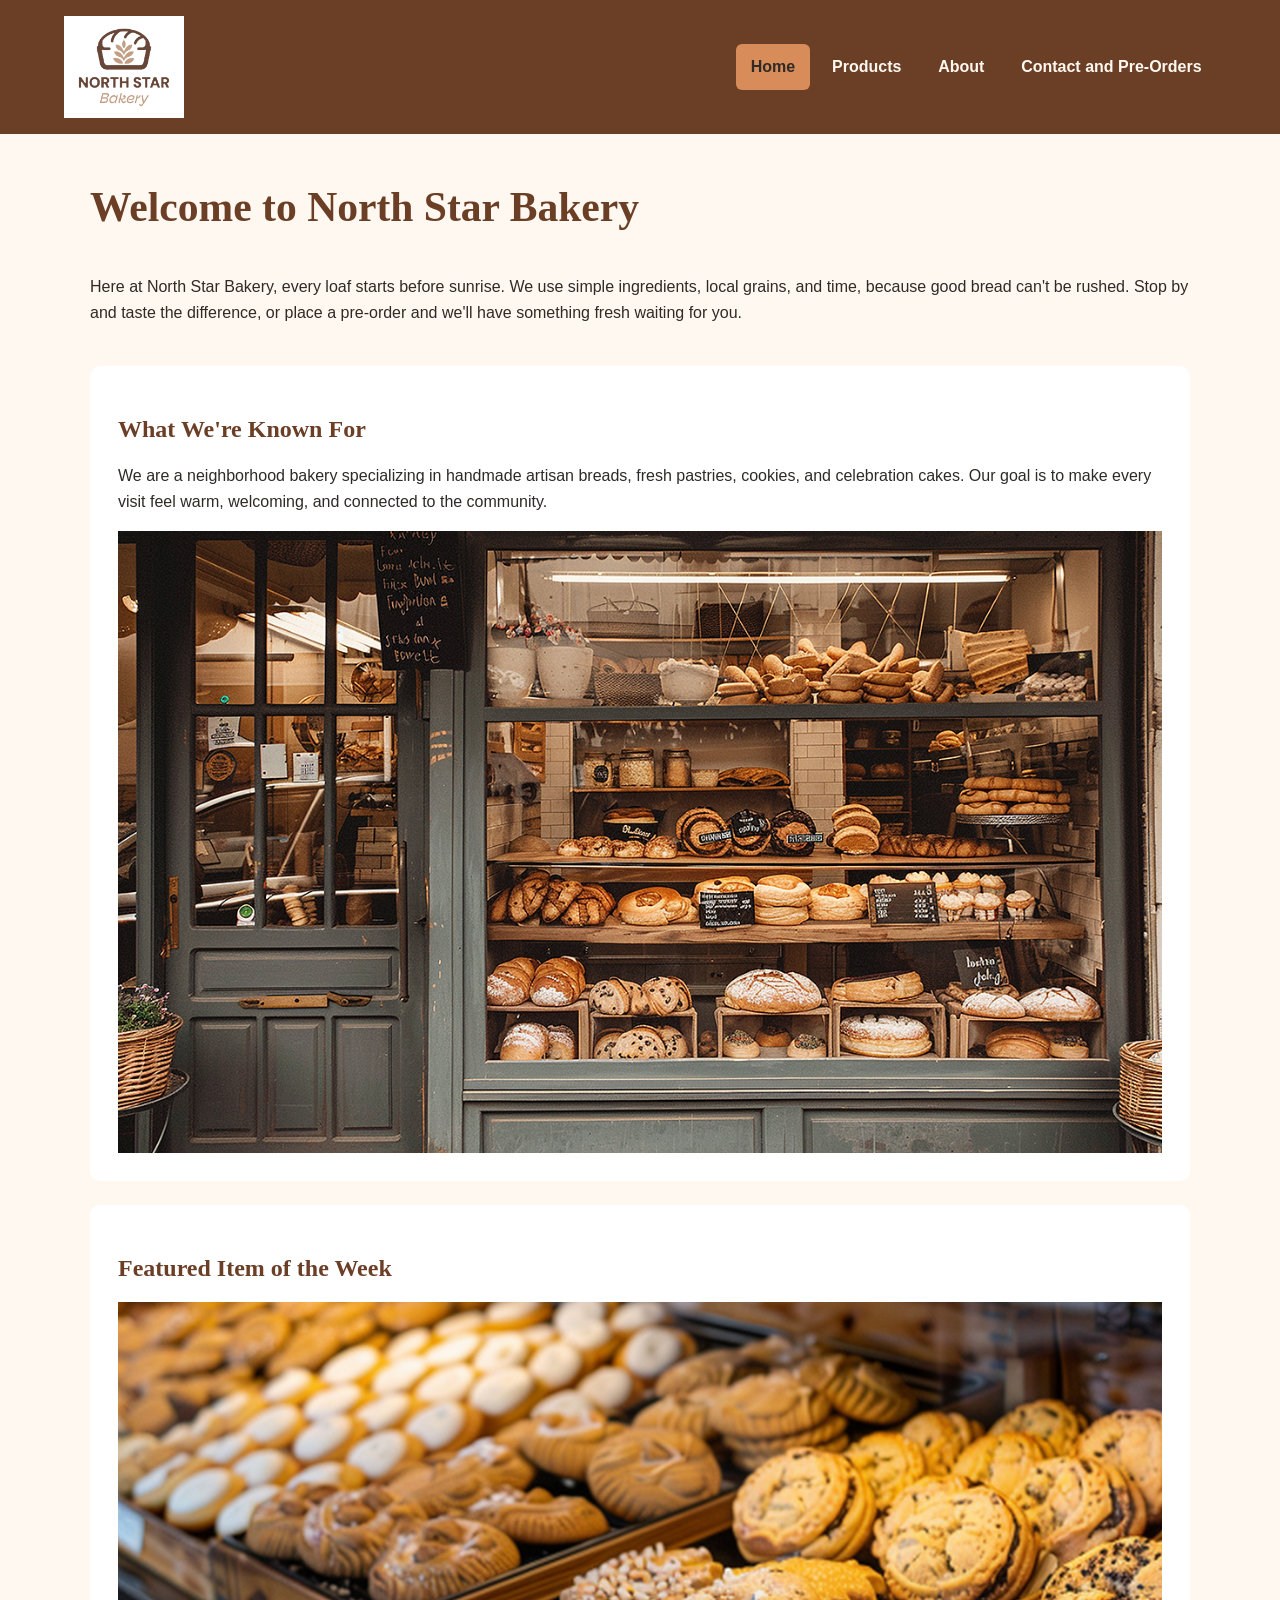
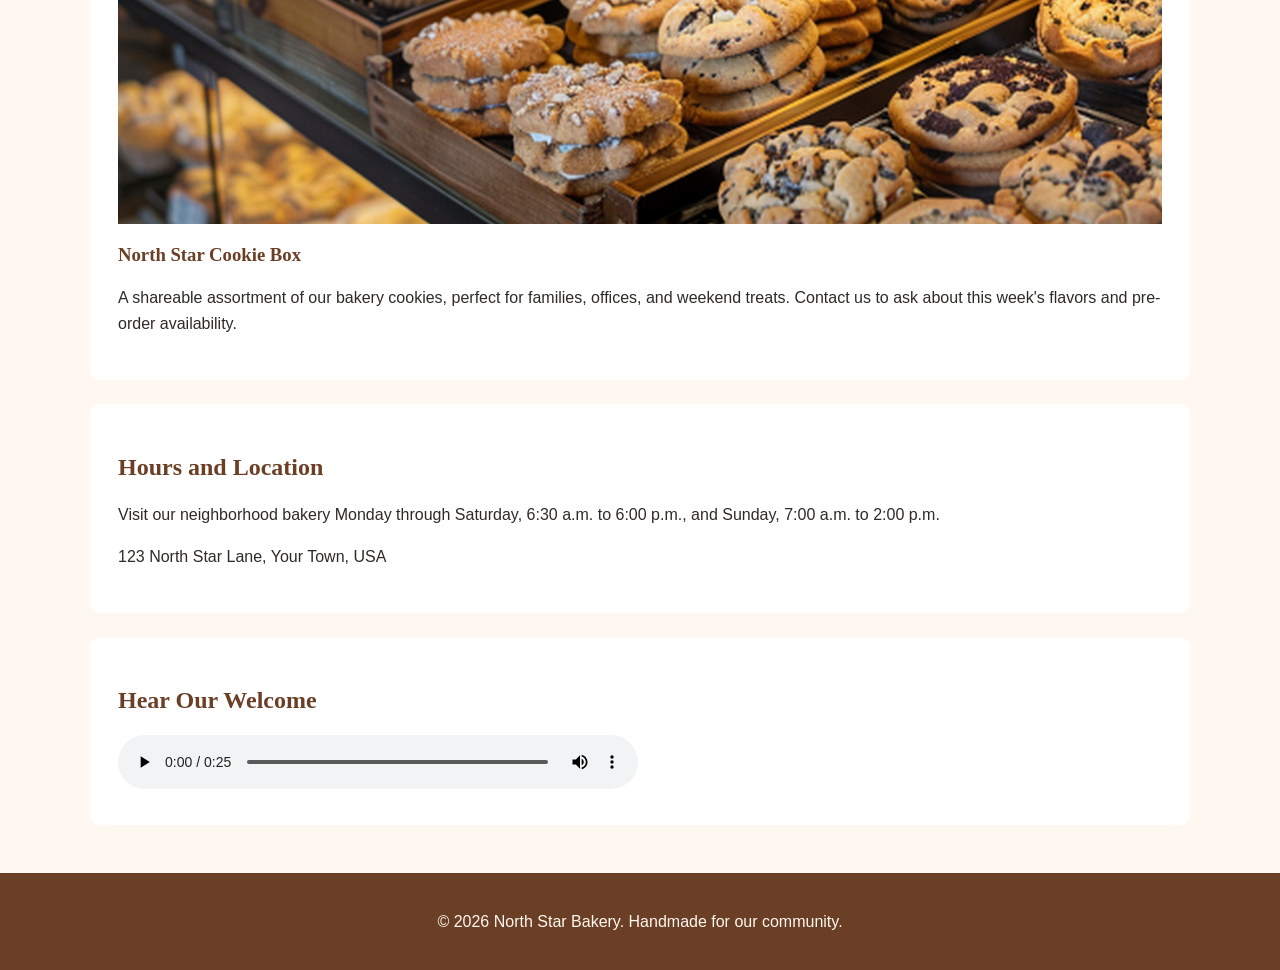
<file: index.html>
<!DOCTYPE html>
<html lang="en">
<head>
    <meta charset="UTF-8">
    <meta name="viewport" content="width=device-width, initial-scale=1.0">
 <link rel="stylesheet" href="styles.css">
    <title>North Star Bakery | Home</title>
</head>
<body>
    <header>
        <img src="bakery-logo_c.png" alt="North Star Bakery logo featuring a loaf of bread and wheat">
        <nav aria-label="Main navigation">
            <ul>
                <li><a href="index.html" aria-current="page">Home</a></li>
                <li><a href="products.html">Products</a></li>
                <li><a href="about.html">About</a></li>
                <li><a href="contact.html">Contact and Pre-Orders</a></li>
            </ul>
        </nav>
    </header>

    <main class="page-content">
        <h1>Welcome to North Star Bakery</h1>
        <p>Here at North Star Bakery, every loaf starts before sunrise. We use simple ingredients, local grains, and time, because good bread can't be rushed. Stop by and taste the difference, or place a pre-order and we'll have something fresh waiting for you.</p>

        <section>
            <h2>What We're Known For</h2>
            <p>We are a neighborhood bakery specializing in handmade artisan breads, fresh pastries, cookies, and celebration cakes. Our goal is to make every visit feel warm, welcoming, and connected to the community.</p>
            <img src="bakery-storefront_c.png" alt="Warm neighborhood bakery storefront with breads and pastries displayed in the window">
        </section>

        <section>
            <h2>Featured Item of the Week</h2>
            <picture>
                <source media="(min-width: 800px)" srcset="bakery-feature-large_c.png">
                <img src="bakery-feature-small_c.png" alt="Fresh assortment of North Star Bakery cookies displayed in wooden trays">
            </picture>
            <h3>North Star Cookie Box</h3>
            <p>A shareable assortment of our bakery cookies, perfect for families, offices, and weekend treats. Contact us to ask about this week's flavors and pre-order availability.</p>
        </section>

        <section>
            <h2>Hours and Location</h2>
            <p>Visit our neighborhood bakery Monday through Saturday, 6:30 a.m. to 6:00 p.m., and Sunday, 7:00 a.m. to 2:00 p.m.</p>
            <p>123 North Star Lane, Your Town, USA</p>
        </section>

        <section>
            <h2>Hear Our Welcome</h2>
            <audio controls>
                <source src="bakery-welcome_c.mp3" type="audio/mpeg">
                Your browser does not support the audio element. Please contact North Star Bakery for more information.
            </audio>
        </section>
    </main>

    <footer>
        <p>&copy; 2026 North Star Bakery. Handmade for our community.</p>
    </footer>
</body>
</html>
</file>
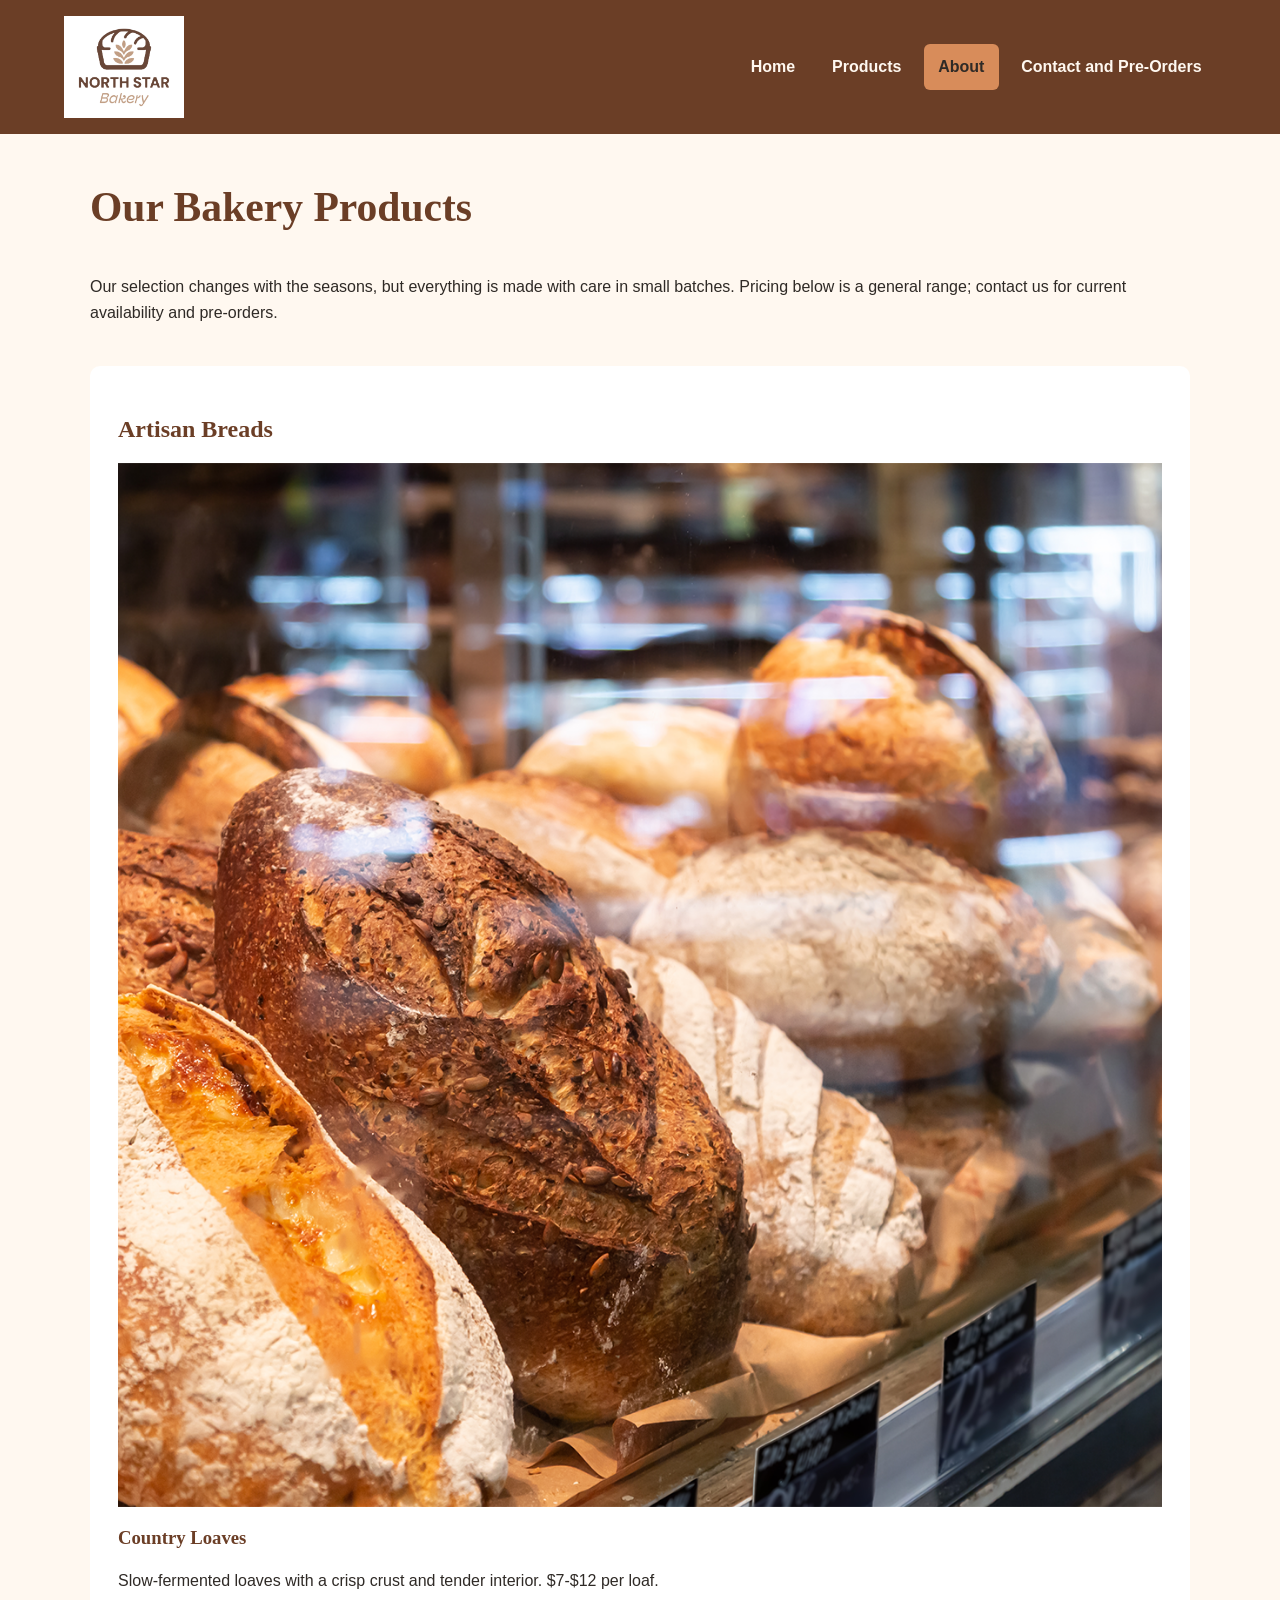
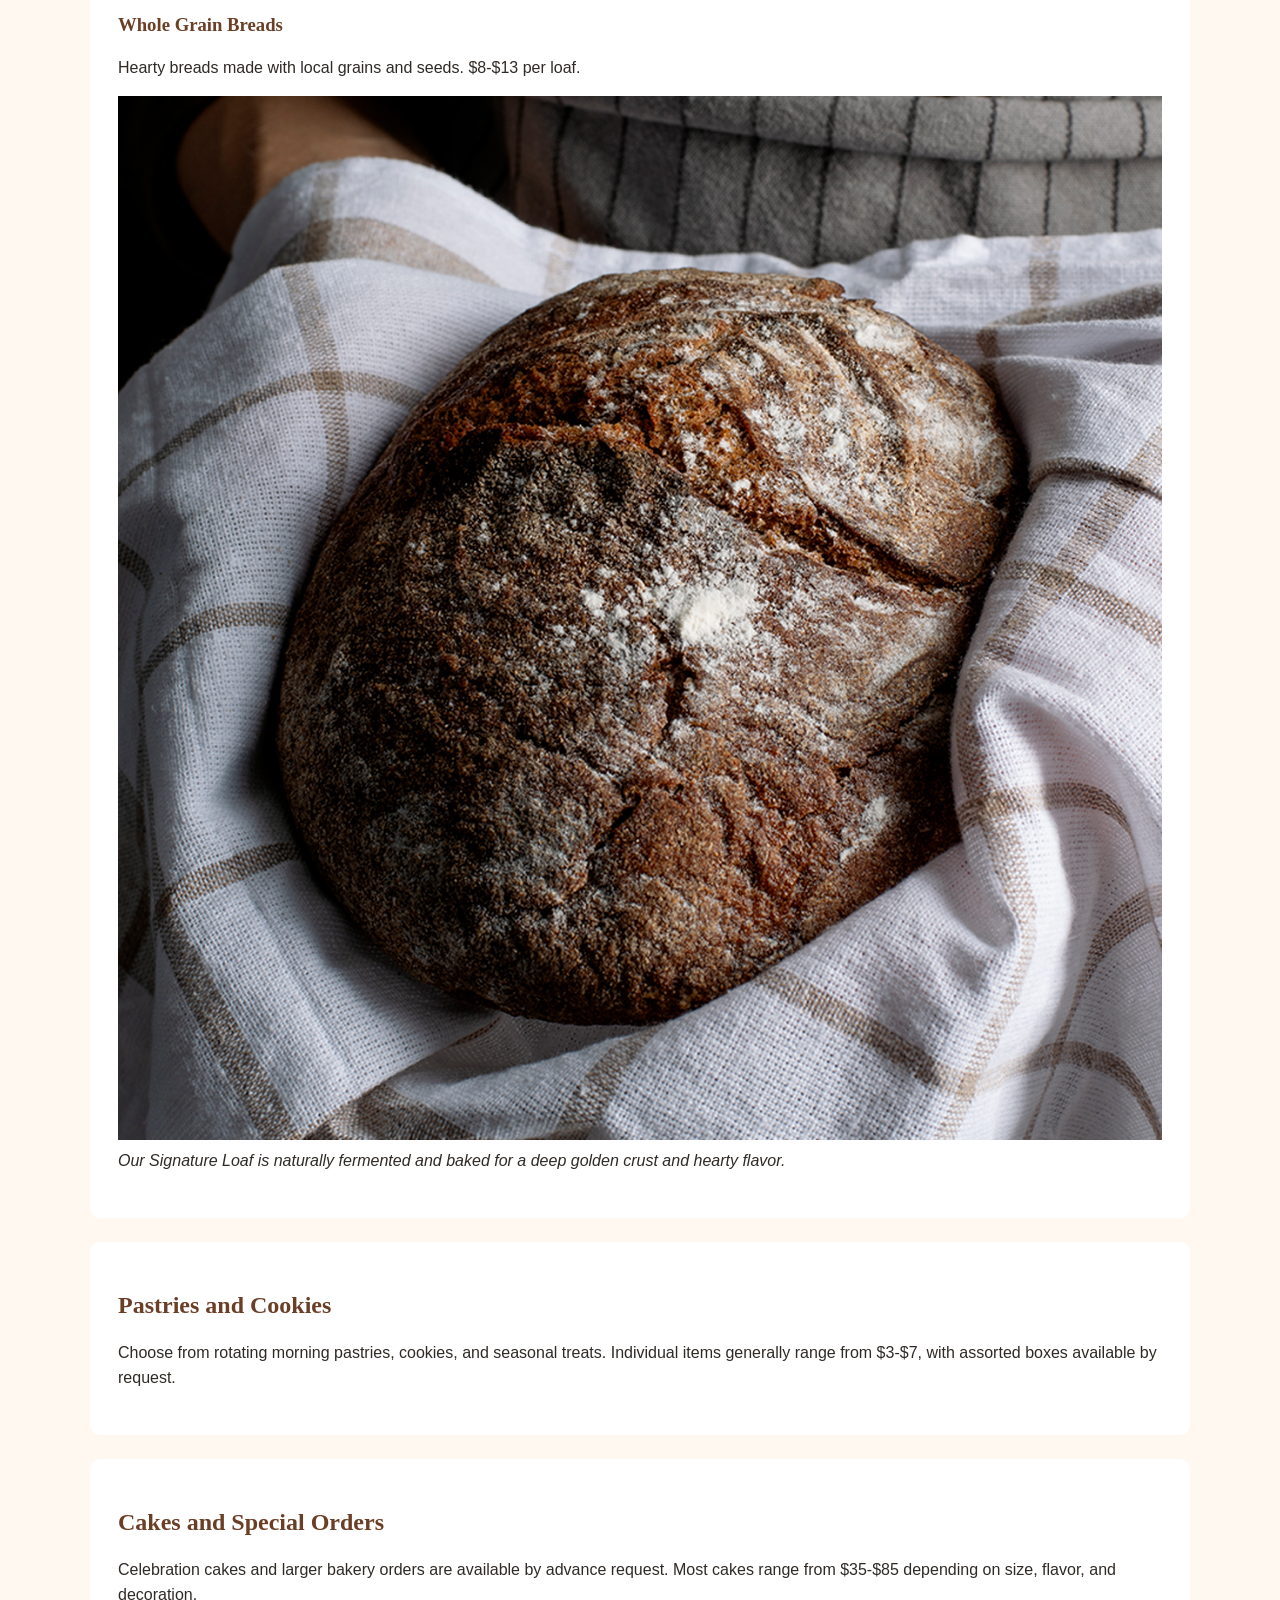
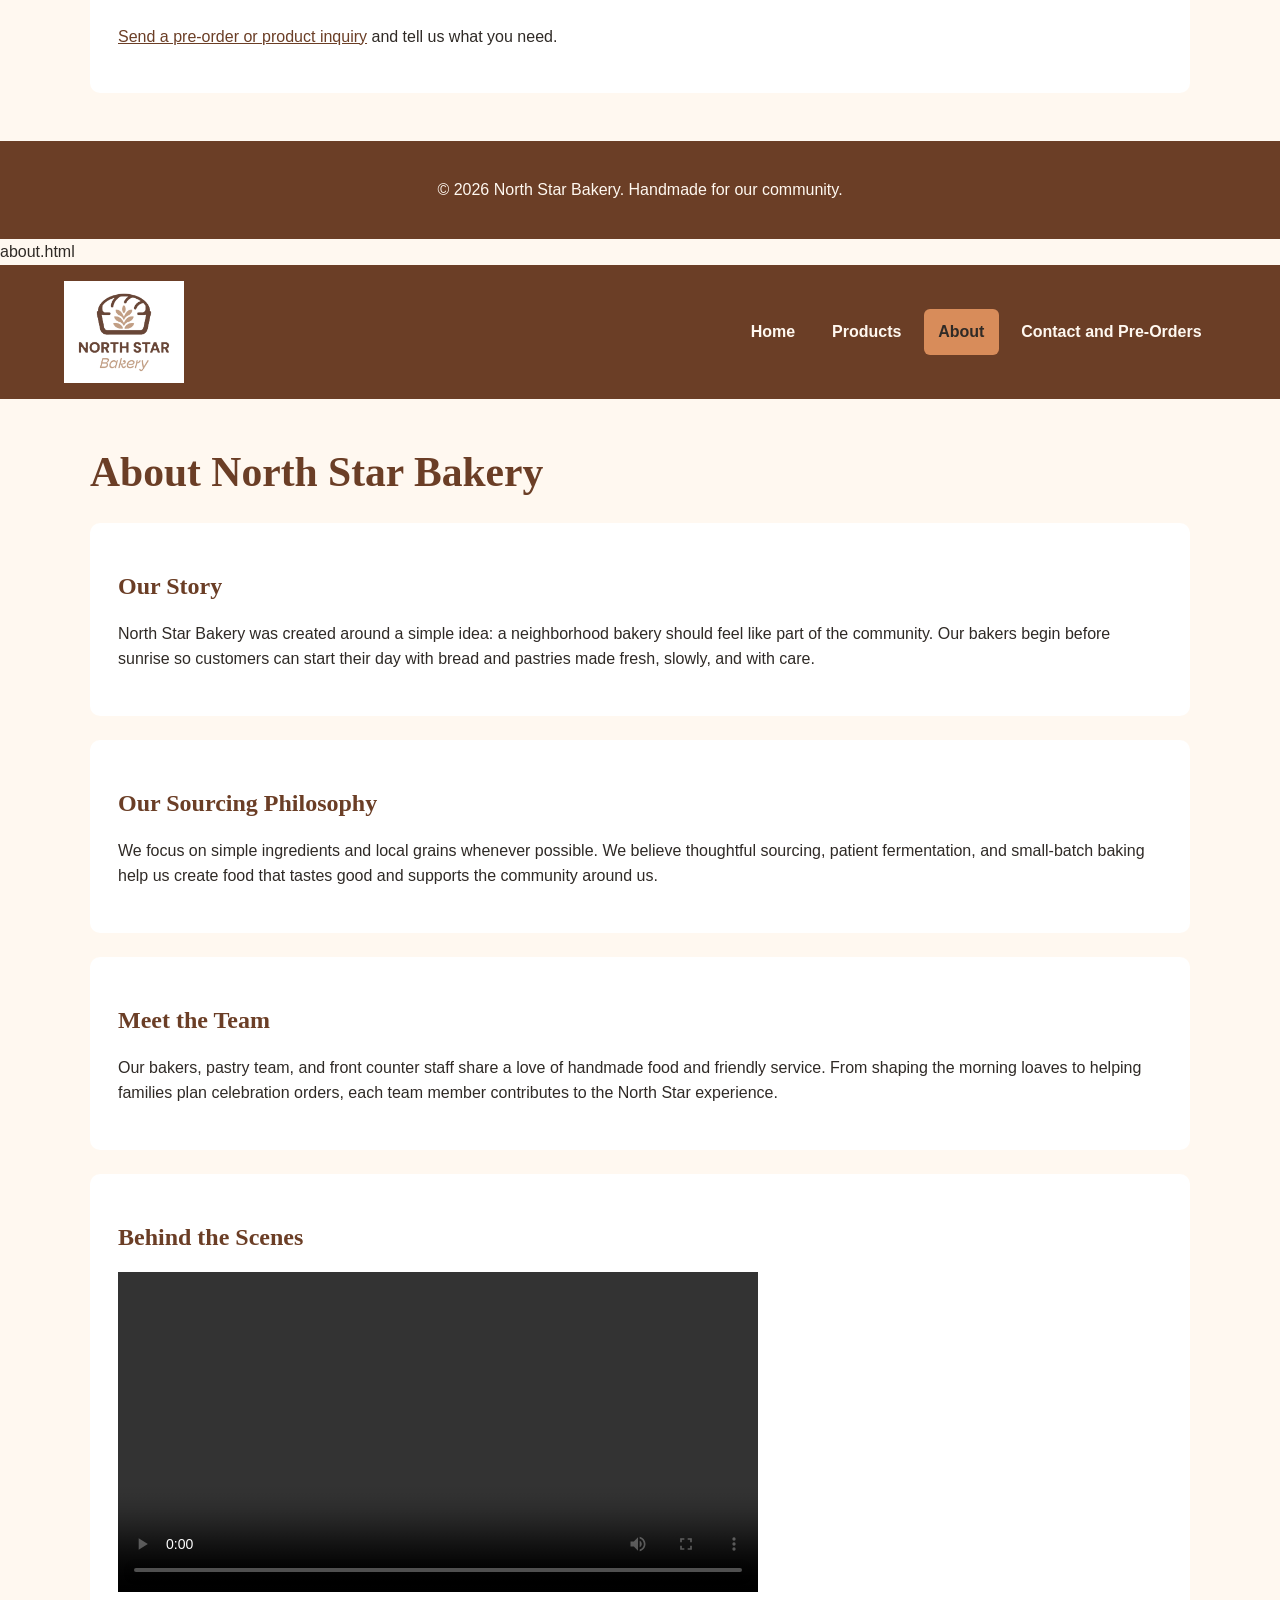
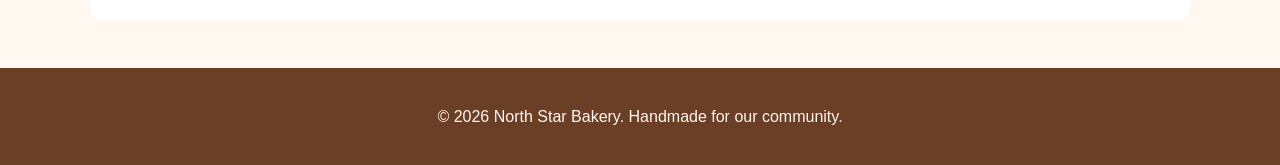
<file: about.html>
<!DOCTYPE html>
<html lang="en">
<head>
    <meta charset="UTF-8">
    <meta name="viewport" content="width=device-width, initial-scale=1.0">
 <link rel="stylesheet" href="styles.css">
    <title>North Star Bakery | Products</title>
</head>
<body>
    <header>
        <img src="bakery-logo_c.png" alt="North Star Bakery logo featuring a loaf of bread and wheat">
        <nav aria-label="Main navigation">
            <ul>
                <li><a href="index.html">Home</a></li>
                <li><a href="products.html">Products</a></li>
                <li><a href="about.html" aria-current="page">About</a></li>
                <li><a href="contact.html">Contact and Pre-Orders</a></li>
            </ul>
        </nav>
    </header>

    <main class="page-content">
        <h1>Our Bakery Products</h1>
        <p>Our selection changes with the seasons, but everything is made with care in small batches. Pricing below is a general range; contact us for current availability and pre-orders.</p>

        <section>
            <h2>Artisan Breads</h2>
            <img src="bakery-bread_c.png" alt="Assortment of rustic artisan bread loaves displayed in the bakery">
            <h3>Country Loaves</h3>
            <p>Slow-fermented loaves with a crisp crust and tender interior. $7-$12 per loaf.</p>
            <h3>Whole Grain Breads</h3>
            <p>Hearty breads made with local grains and seeds. $8-$13 per loaf.</p>

            <figure>
                <img src="bakery-signature-loaf_c.png" alt="North Star Bakery signature rustic loaf resting in a striped bread cloth">
                <figcaption>Our Signature Loaf is naturally fermented and baked for a deep golden crust and hearty flavor.</figcaption>
            </figure>
        </section>

        <section>
            <h2>Pastries and Cookies</h2>
            <p>Choose from rotating morning pastries, cookies, and seasonal treats. Individual items generally range from $3-$7, with assorted boxes available by request.</p>
        </section>

        <section>
            <h2>Cakes and Special Orders</h2>
            <p>Celebration cakes and larger bakery orders are available by advance request. Most cakes range from $35-$85 depending on size, flavor, and decoration.</p>
            <p><a href="contact.html">Send a pre-order or product inquiry</a> and tell us what you need.</p>
        </section>
    </main>

    <footer>
        <p>&copy; 2026 North Star Bakery. Handmade for our community.</p>
    </footer>
</body>
</html>

about.html
<!DOCTYPE html>
<html lang="en">
<head>
    <meta charset="UTF-8">
    <meta name="viewport" content="width=device-width, initial-scale=1.0">
 <link rel="stylesheet" href="styles.css">
    <title>North Star Bakery | About</title>
</head>
<body>
    <header>
        <img src="bakery-logo_c.png" alt="North Star Bakery logo featuring a loaf of bread and wheat">
        <nav aria-label="Main navigation">
            <ul>
                <li><a href="index.html">Home</a></li>
                <li><a href="products.html">Products</a></li>
                <li><a href="about.html" aria-current="page">About</a></li>
                <li><a href="contact.html">Contact and Pre-Orders</a></li>
            </ul>
        </nav>
    </header>

    <main class="page-content">
        <h1>About North Star Bakery</h1>

        <section>
            <h2>Our Story</h2>
            <p>North Star Bakery was created around a simple idea: a neighborhood bakery should feel like part of the community. Our bakers begin before sunrise so customers can start their day with bread and pastries made fresh, slowly, and with care.</p>
        </section>

        <section>
            <h2>Our Sourcing Philosophy</h2>
            <p>We focus on simple ingredients and local grains whenever possible. We believe thoughtful sourcing, patient fermentation, and small-batch baking help us create food that tastes good and supports the community around us.</p>
        </section>

        <section>
            <h2>Meet the Team</h2>
            <p>Our bakers, pastry team, and front counter staff share a love of handmade food and friendly service. From shaping the morning loaves to helping families plan celebration orders, each team member contributes to the North Star experience.</p>
        </section>

        <section>
            <h2>Behind the Scenes</h2>
            <video controls width="640">
                <source src="bakery-behind-scenes_c.mp4" type="video/mp4">
                Your browser does not support the video element. Please contact North Star Bakery to learn more about our baking process.
            </video>
        </section>
    </main>

    <footer>
        <p>&copy; 2026 North Star Bakery. Handmade for our community.</p>
    </footer>
</body>
</html>
</file>
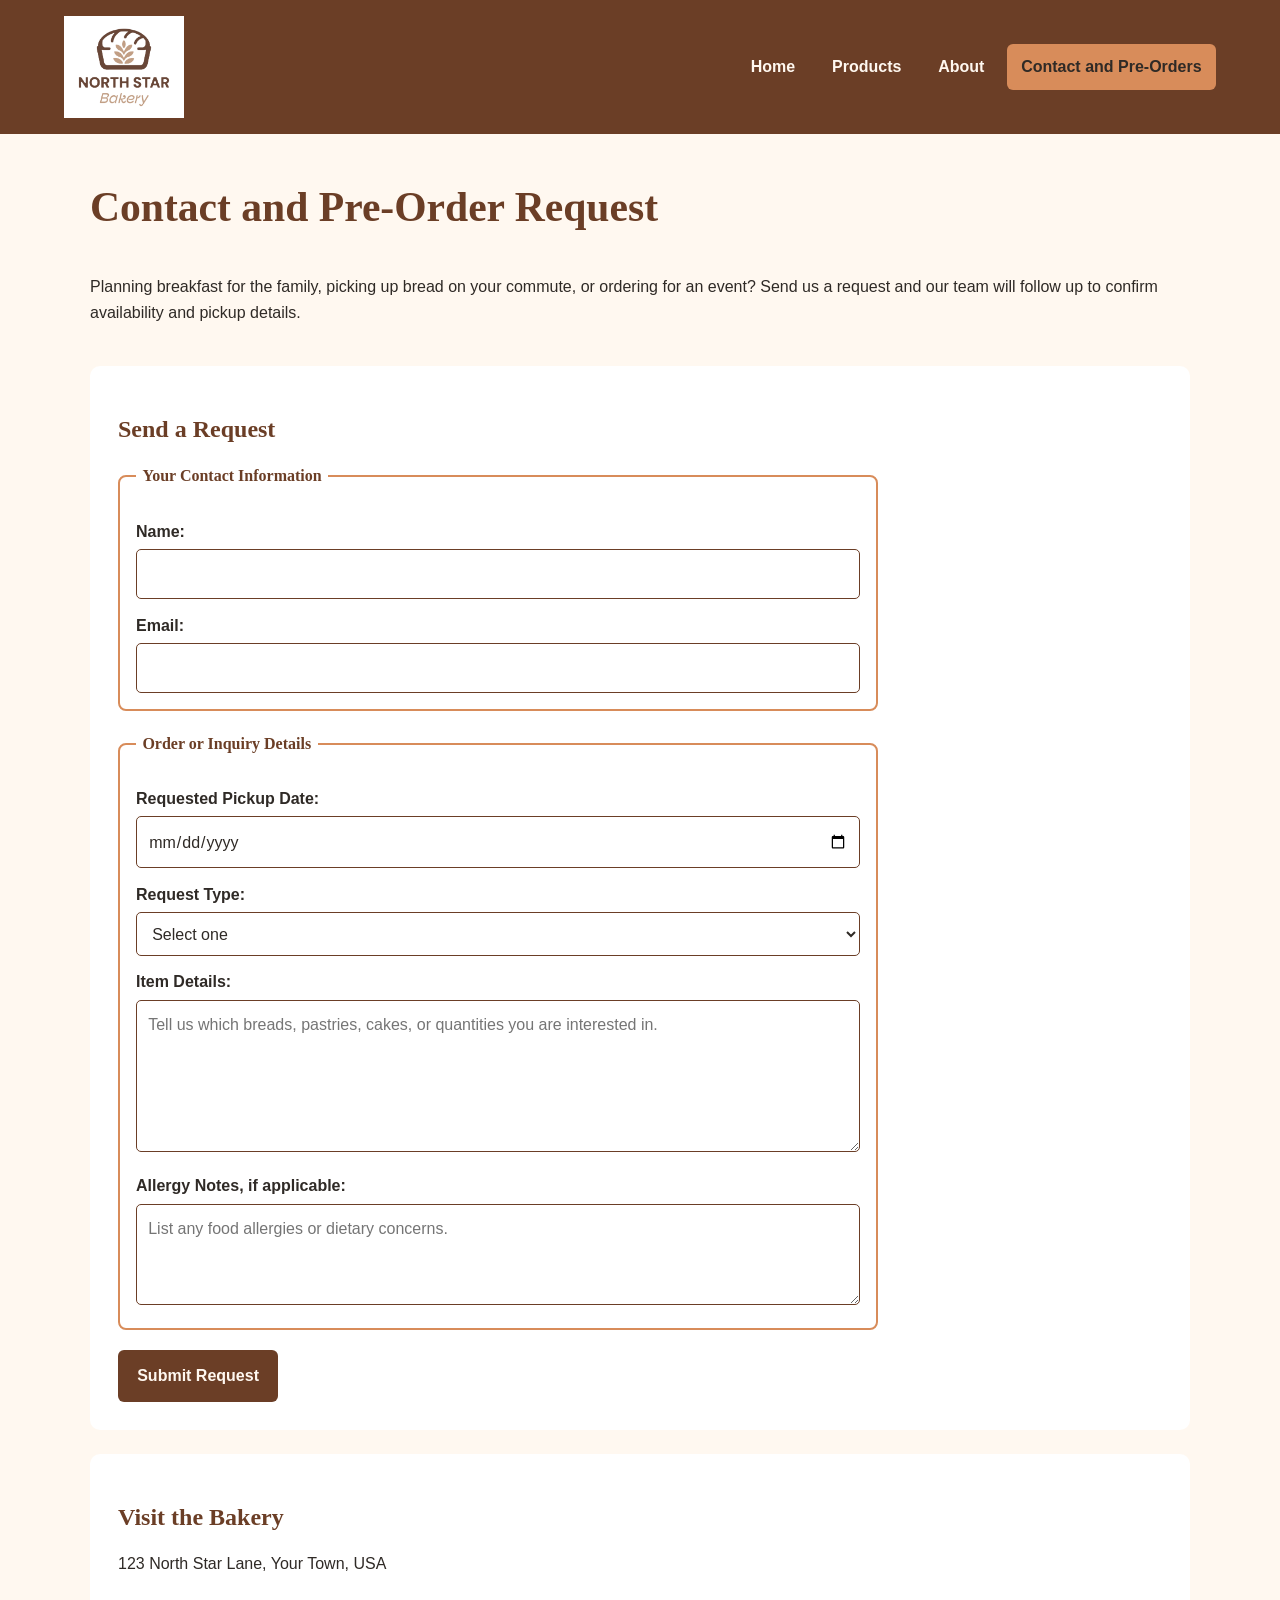
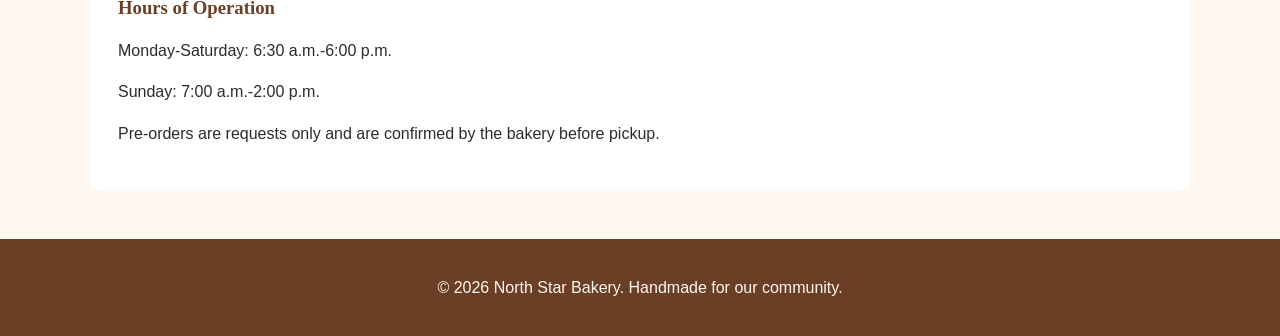
<file: contact.html>
<!DOCTYPE html>
<html lang="en">
<head>
    <meta charset="UTF-8">
    <meta name="viewport" content="width=device-width, initial-scale=1.0">
 <link rel="stylesheet" href="styles.css">
    <title>North Star Bakery | Contact and Pre-Orders</title>
</head>
<body>
    <header>
        <img src="bakery-logo_c.png" alt="North Star Bakery logo featuring a loaf of bread and wheat">
        <nav aria-label="Main navigation">
            <ul>
                <li><a href="index.html">Home</a></li>
                <li><a href="products.html">Products</a></li>
                <li><a href="about.html">About</a></li>
                <li><a href="contact.html" aria-current="page">Contact and Pre-Orders</a></li>
            </ul>
        </nav>
    </header>

    <main class="page-content">
        <h1>Contact and Pre-Order Request</h1>
        <p>Planning breakfast for the family, picking up bread on your commute, or ordering for an event? Send us a request and our team will follow up to confirm availability and pickup details.</p>

        <section>
            <h2>Send a Request</h2>
            <form action="#" method="post">
                <fieldset>
                    <legend>Your Contact Information</legend>

                    <label for="name">Name:</label>
                    <input type="text" id="name" name="name" required minlength="2">

                    <label for="email">Email:</label>
                    <input type="email" id="email" name="email" required>
                </fieldset>

                <fieldset>
                    <legend>Order or Inquiry Details</legend>

                    <label for="pickup-date">Requested Pickup Date:</label>
                    <input type="date" id="pickup-date" name="pickup-date" required>

                    <label for="request-type">Request Type:</label>
                    <select id="request-type" name="request-type" required>
                        <option value="">Select one</option>
                        <option value="pre-order">Pre-Order</option>
                        <option value="general-question">General Question</option>
                    </select>

                    <label for="item-details">Item Details:</label>
                    <textarea id="item-details" name="item-details" rows="5" required minlength="5" placeholder="Tell us which breads, pastries, cakes, or quantities you are interested in."></textarea>

                    <label for="allergy-notes">Allergy Notes, if applicable:</label>
                    <textarea id="allergy-notes" name="allergy-notes" rows="3" placeholder="List any food allergies or dietary concerns."></textarea>
                </fieldset>

                <button type="submit">Submit Request</button>
            </form>
        </section>

        <section>
            <h2>Visit the Bakery</h2>
            <p>123 North Star Lane, Your Town, USA</p>
            <h3>Hours of Operation</h3>
            <p>Monday-Saturday: 6:30 a.m.-6:00 p.m.</p>
            <p>Sunday: 7:00 a.m.-2:00 p.m.</p>
            <p>Pre-orders are requests only and are confirmed by the bakery before pickup.</p>
        </section>
    </main>

    <footer>
        <p>&copy; 2026 North Star Bakery. Handmade for our community.</p>
    </footer>
</body>
</html>
</file>
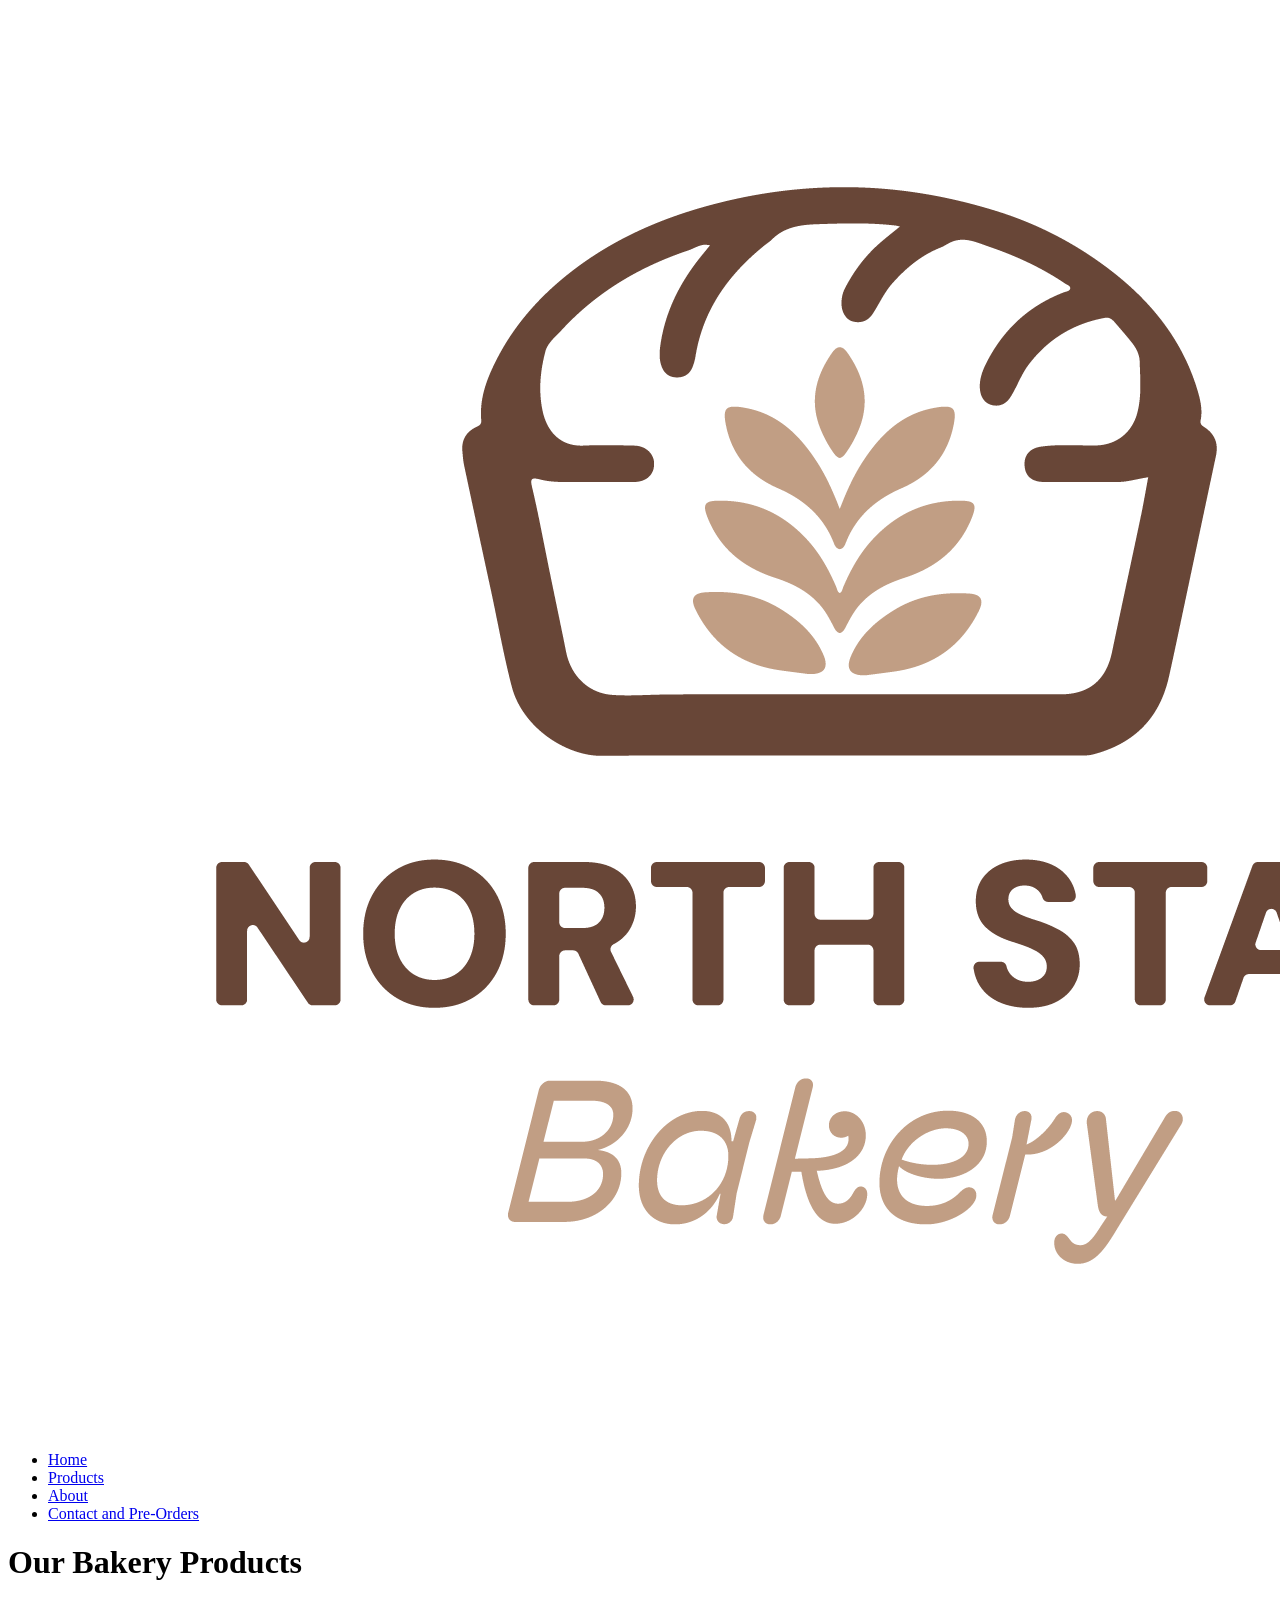
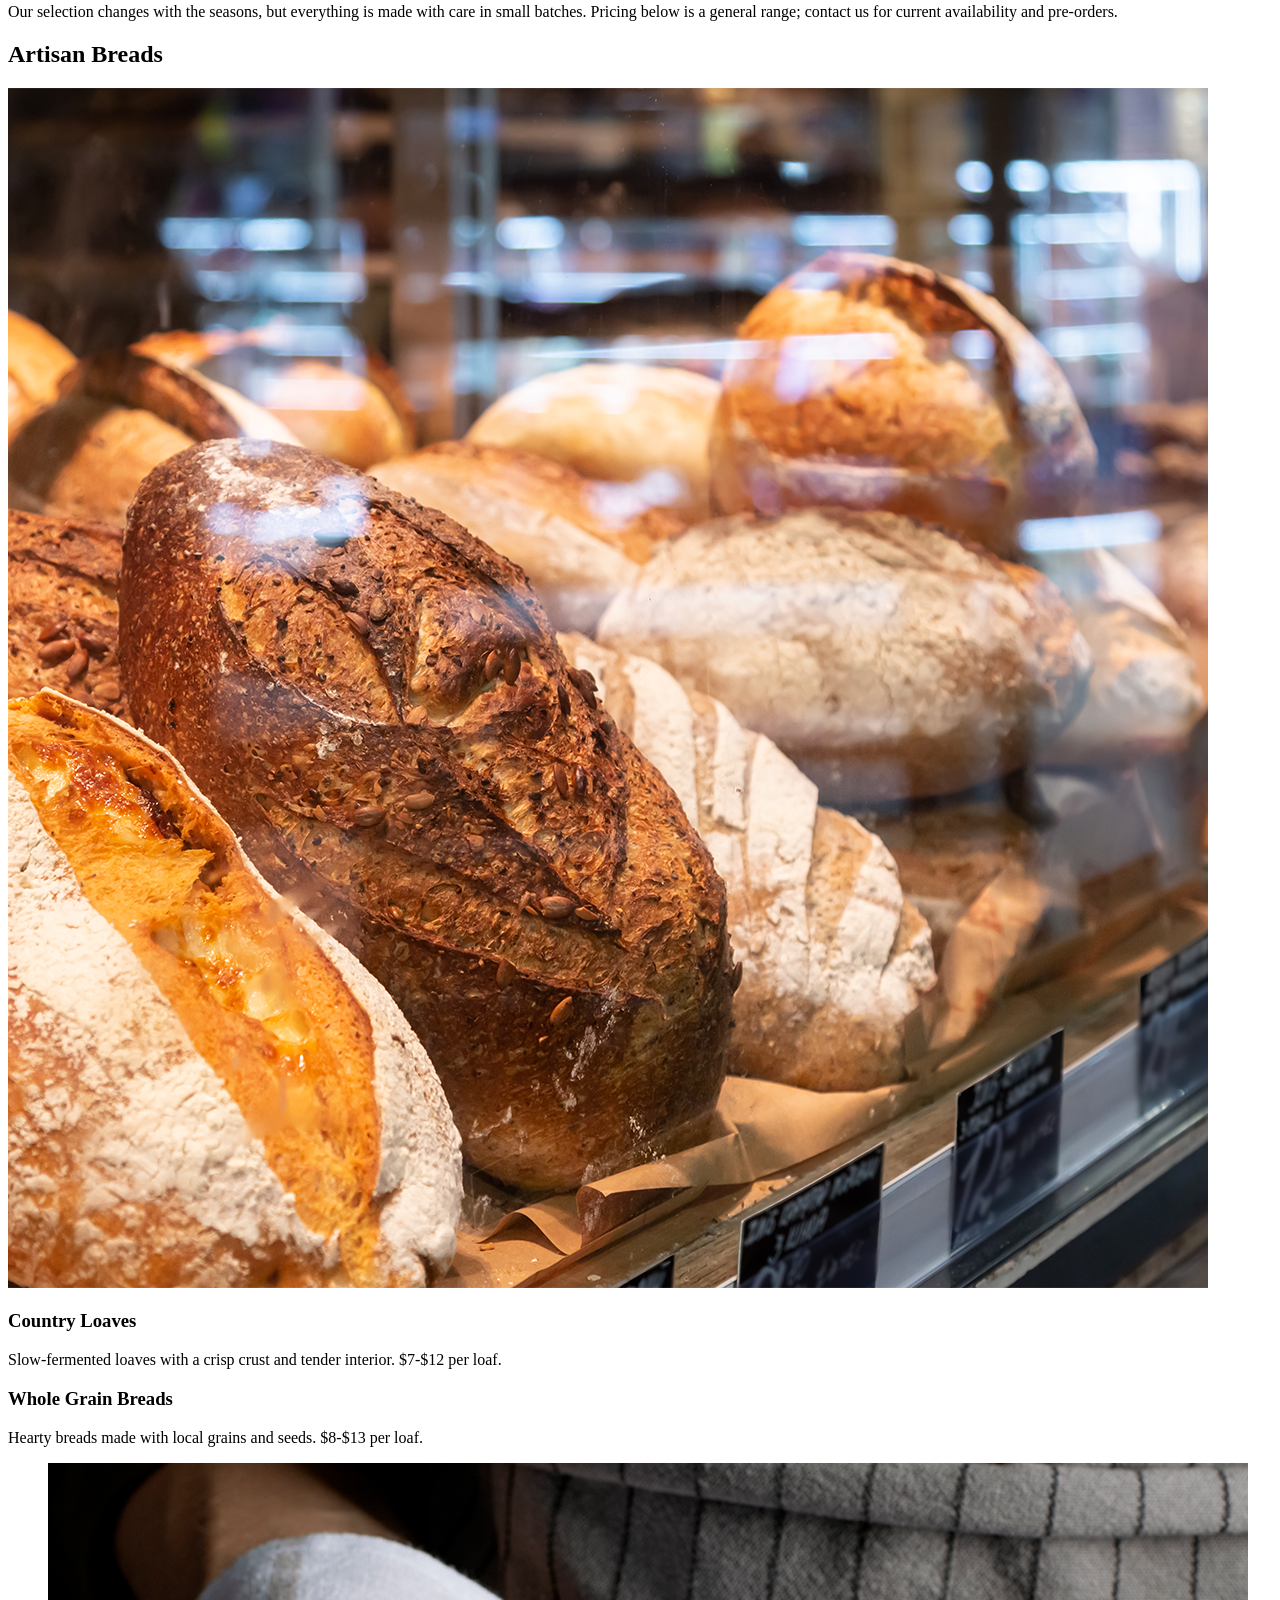
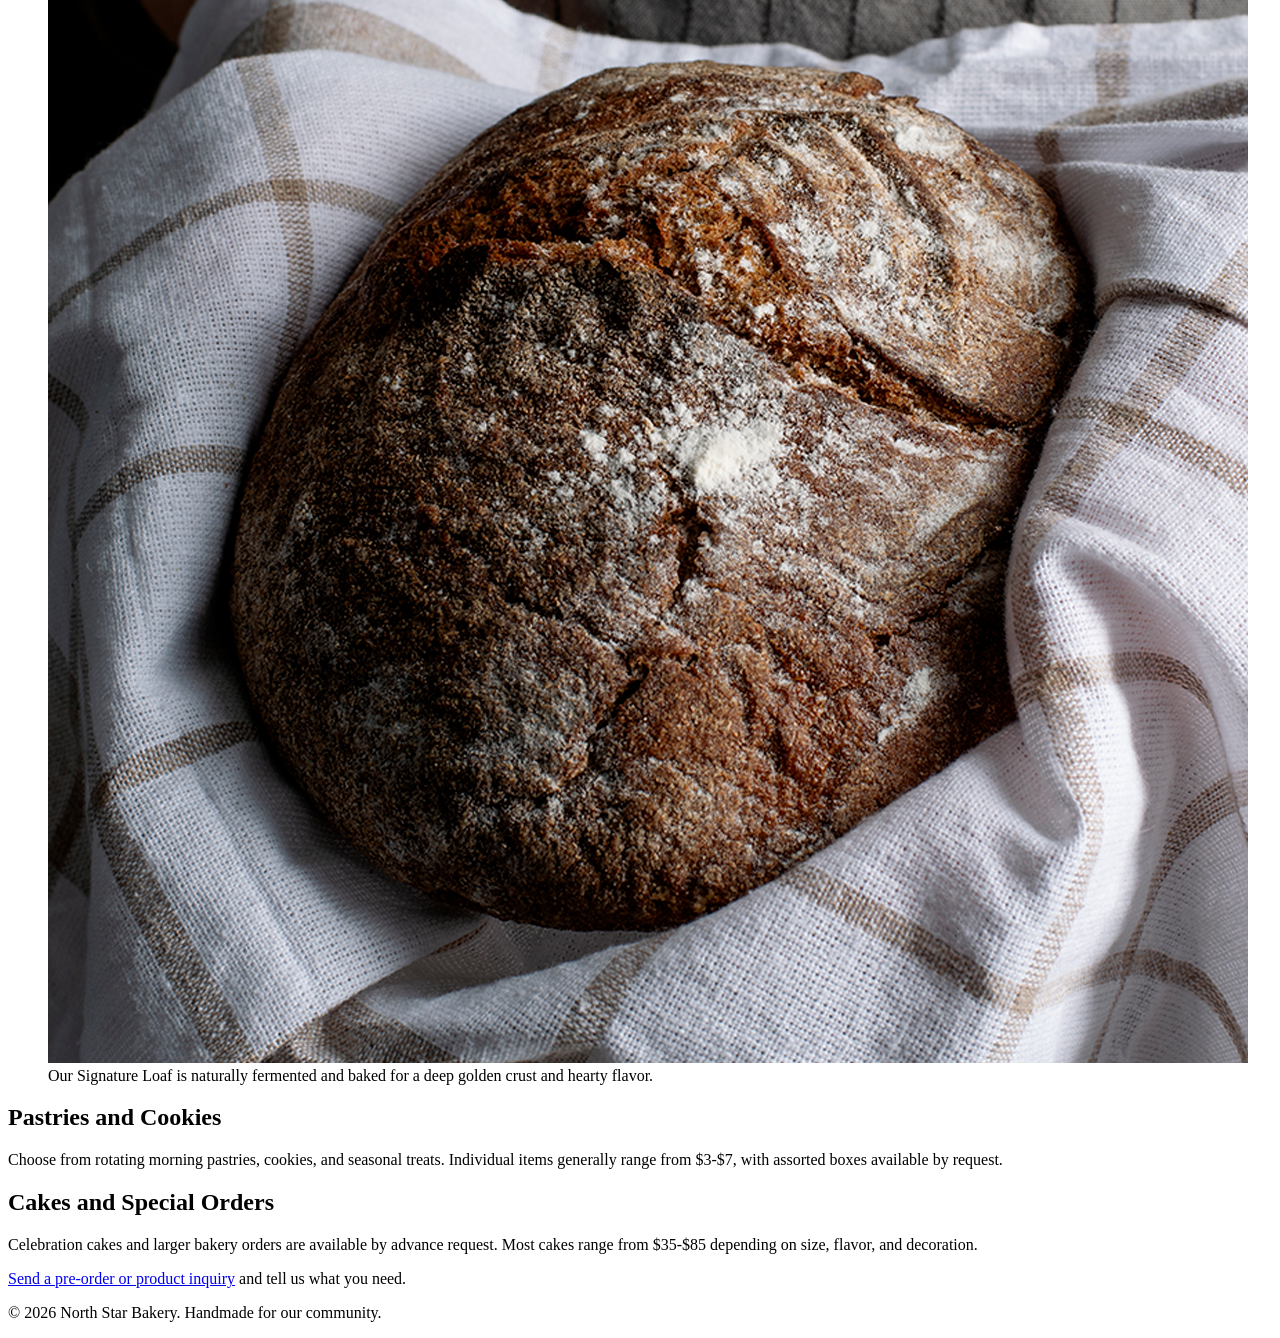
<file: products.html>
<!DOCTYPE html>
<html lang="en">
<head>
    <meta charset="UTF-8">
    <meta name="viewport" content="width=device-width, initial-scale=1.0">
    <title>North Star Bakery | Products</title>
</head>
<body>
    <header>
        <img src="bakery-logo_c.png" alt="North Star Bakery logo featuring a loaf of bread and wheat">
        <nav aria-label="Main navigation">
            <ul>
                <li><a href="index.html">Home</a></li>
                <li><a href="products.html">Products</a></li>
                <li><a href="about.html">About</a></li>
                <li><a href="contact.html">Contact and Pre-Orders</a></li>
            </ul>
        </nav>
    </header>

    <main>
        <h1>Our Bakery Products</h1>
        <p>Our selection changes with the seasons, but everything is made with care in small batches. Pricing below is a general range; contact us for current availability and pre-orders.</p>

        <section>
            <h2>Artisan Breads</h2>
            <img src="bakery-bread_c.png" alt="Assortment of rustic artisan bread loaves displayed in the bakery">
            <h3>Country Loaves</h3>
            <p>Slow-fermented loaves with a crisp crust and tender interior. $7-$12 per loaf.</p>
            <h3>Whole Grain Breads</h3>
            <p>Hearty breads made with local grains and seeds. $8-$13 per loaf.</p>

            <figure>
                <img src="bakery-signature-loaf_c.png" alt="North Star Bakery signature rustic loaf resting in a striped bread cloth">
                <figcaption>Our Signature Loaf is naturally fermented and baked for a deep golden crust and hearty flavor.</figcaption>
            </figure>
        </section>

        <section>
            <h2>Pastries and Cookies</h2>
            <p>Choose from rotating morning pastries, cookies, and seasonal treats. Individual items generally range from $3-$7, with assorted boxes available by request.</p>
        </section>

        <section>
            <h2>Cakes and Special Orders</h2>
            <p>Celebration cakes and larger bakery orders are available by advance request. Most cakes range from $35-$85 depending on size, flavor, and decoration.</p>
            <p><a href="contact.html">Send a pre-order or product inquiry</a> and tell us what you need.</p>
        </section>
    </main>

    <footer>
        <p>&copy; 2026 North Star Bakery. Handmade for our community.</p>
    </footer>
</body>
</html>
</file>
<file: styles.css>
/* North Star Bakery — Touchstone 3
   Mobile-first responsive design */

:root {
  --cream: #FFF8F0;
  --brown: #6B3E26;
  --peach: #D88C5A;
  --charcoal: #2F2A26;
}

* { box-sizing: border-box; }

body {
  margin: 0;
  background: var(--cream);
  color: var(--charcoal);
  font-family: Arial, Helvetica, sans-serif;
  font-size: 1rem;
  line-height: 1.6;
}

img, video { display: block; max-width: 100%; height: auto; }
audio { width: 100%; max-width: 520px; }

header {
  background: var(--brown);
  padding: 1rem;
  text-align: center;
}

header > img {
  width: 120px;
  margin: 0 auto 1rem;
}

nav ul {
  display: flex;
  flex-direction: column;
  gap: .5rem;
  margin: 0;
  padding: 0;
  list-style: none;
}

nav a {
  display: block;
  padding: .65rem .9rem;
  border-radius: 6px;
  color: var(--cream);
  font-weight: 700;
  text-decoration: none;
}

nav a:hover, nav a:focus, nav a[aria-current="page"] {
  background: var(--peach);
  color: var(--charcoal);
}

.page-content {
  display: flex;
  flex-direction: column;
  gap: 1rem;
  width: min(92%, 1100px);
  margin: 0 auto;
  padding: 2rem 0;
}

h1, h2, h3 {
  color: var(--brown);
  font-family: Georgia, "Times New Roman", serif;
  line-height: 1.25;
}

h1 { margin: 0; font-size: 2rem; }
h2 { font-size: 1.5rem; }

section {
  padding: 1.25rem;
  border-radius: 10px;
  background: #FFFFFF;
}

figure { margin: 1rem 0; }
figcaption { margin-top: .5rem; font-style: italic; }

a { color: var(--brown); }
a:hover, a:focus { color: var(--peach); }

form { max-width: 760px; }

fieldset {
  margin: 0 0 1.25rem;
  padding: 1rem;
  border: 2px solid var(--peach);
  border-radius: 8px;
}

legend {
  padding: 0 .4rem;
  color: var(--brown);
  font-family: Georgia, "Times New Roman", serif;
  font-weight: 700;
}

label { display: block; margin-top: .85rem; font-weight: 700; }

input, select, textarea {
  width: 100%;
  margin-top: .3rem;
  padding: .7rem;
  border: 1px solid var(--brown);
  border-radius: 5px;
  background: #FFFFFF;
  color: var(--charcoal);
  font: inherit;
}

input:focus, select:focus, textarea:focus {
  outline: 3px solid var(--peach);
  outline-offset: 2px;
}

button {
  padding: .8rem 1.2rem;
  border: 0;
  border-radius: 6px;
  background: var(--brown);
  color: var(--cream);
  font: inherit;
  font-weight: 700;
  cursor: pointer;
}

button:hover, button:focus {
  background: var(--peach);
  color: var(--charcoal);
}

footer {
  padding: 1.25rem;
  background: var(--brown);
  color: var(--cream);
  text-align: center;
}

/* Larger-screen layout */
@media (min-width: 800px) {
  header {
    display: flex;
    align-items: center;
    justify-content: space-between;
    gap: 2rem;
    padding: 1rem 5%;
    text-align: left;
  }

  header > img { margin: 0; }

  nav ul {
    flex-direction: row;
    flex-wrap: wrap;
    justify-content: flex-end;
  }

  .page-content {
    padding: 3rem 0;
    gap: 1.5rem;
  }

  h1 { font-size: 2.6rem; }

  section { padding: 1.75rem; }
}
</file>
